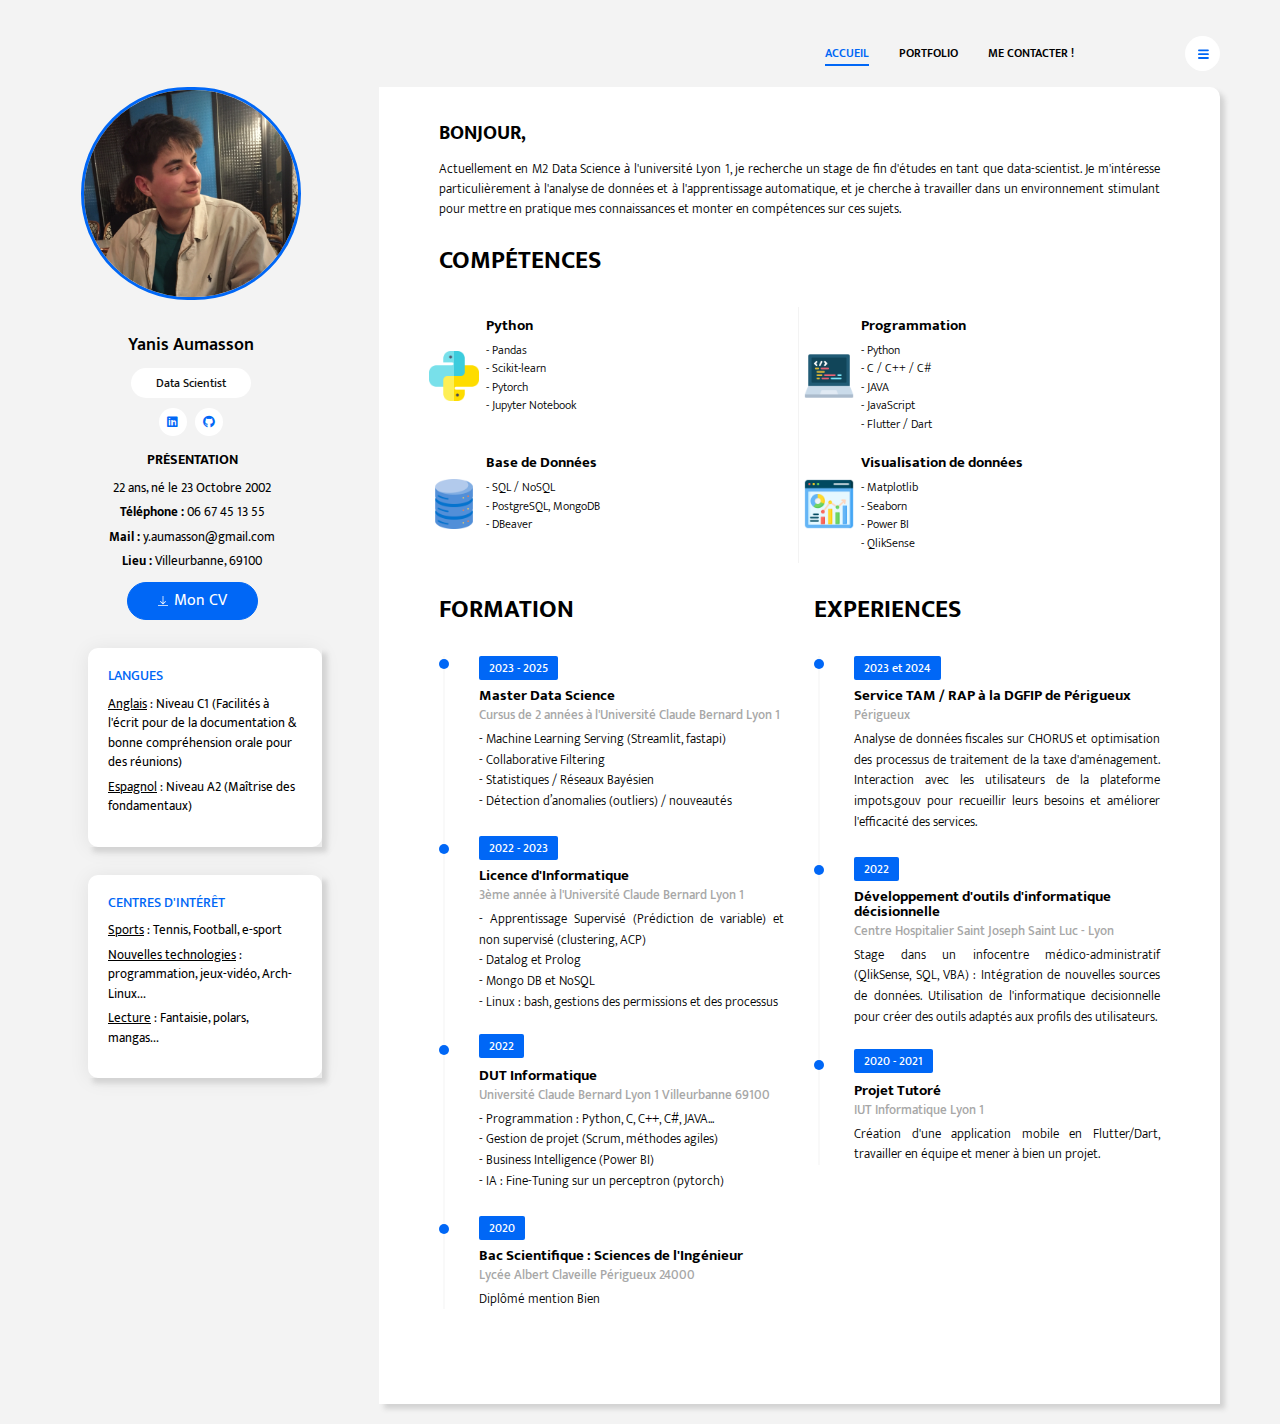
<file: index.html>
<!DOCTYPE html>
<html lang="en">

<head>
    <meta charset="UTF-8">
    <meta name="viewport" content="width=device-width, initial-scale=1.0">
    <meta http-equiv="X-UA-Compatible" content="ie=edge">
    <title>Accueil / Yanis Aumasson</title>
    <link rel="icon" type="image/png" sizes="16x16" href="assets/images/logo.png">

    <link href="https://fonts.googleapis.com/css?family=Mukta:300,400,500,600,700&display=swap" rel="stylesheet">
    <link rel="stylesheet" href="assets/vendors/@fortawesome/fontawesome-free/css/all.min.css">
    <link rel="stylesheet" href="assets/css/live-resume.css">
</head>

<body>
    <header>
        <button class="btn btn-white btn-share ml-auto mr-3 ml-md-0 mr-md-auto" style="visibility: hidden;"><img src="assets/images/share.svg" alt="share" class="btn-img">
            SHARE</button>  
               
        <nav class="collapsible-nav" id="collapsible-nav">
            <a href="index.html" class="nav-link active">Accueil</a>
            
            <a href="portfolio.html" class="nav-link">PORTFOLIO</a>
            <a href="contact.html" class="nav-link">me contacter !</a>
        </nav>
        <button class="btn btn-menu-toggle btn-white rounded-circle" data-toggle="collapsible-nav"
            data-target="collapsible-nav"><img src="assets/images/hamburger.svg" alt="hamburger"></button>
    </header>
    <div class="content-wrapper">
        <aside>
            <div class="profile-img-wrapper">
                <img src="assets/images/IMG_0260 (1).JPG" alt="profile">
            </div>
            <h1 class="profile-name">Yanis Aumasson</h1>
            <div class="text-center">
                <span class="badge badge-white badge-pill profile-designation">Data Scientist</span>
            </div>
            <nav class="social-links">
                <a href="https://www.linkedin.com/in/yanis-aumasson-9a11771b8" class="social-link"><i class="fab fa-linkedin"></i></a>
                <a href="https://github.com/yanis37" class="social-link"><i class="fab fa-github"></i></a>
            </nav>

            <div class="widget" style="text-align: center; margin-right: 25px;">
                <h5 class="widget-title"><strong>Présentation</strong></h5>
                <div class="widget-content">
                    <p>22 ans, né le 23 Octobre 2002</p>
                    <p><strong>Téléphone :</strong> 06 67 45 13 55</p>
                    <p><strong>Mail :</strong>  y.aumasson@gmail.com</p>
                    <p><strong> Lieu : </strong>Villeurbanne, 69100</p>
                    <a target="_blank" rel="noopener noreferrer" href="assets/CV_Yanis_Aumasson.pdf"> <button class="btn btn-download-cv btn-primary rounded-pill"> <img src="assets/images/download.svg" alt="download"
                        class="btn-img">Mon CV </button></a>
                </div>
            </div>

            <div class="test">

            <div class="widget card" >
                <div class="card-body">
                    <div class="widget-content">
                        <h5 class="widget-title card-title">Langues</h5>
                        <p><a style="text-decoration: underline;">Anglais</a> : Niveau C1 (Facilités à
                            l'écrit pour de la documentation &
                            bonne compréhension orale pour
                            des réunions)
                            </p>
                        <p><a style="text-decoration: underline;">Espagnol</a> :  Niveau A2 (Maîtrise des fondamentaux)</p>
                    </div>
                </div>
            </div>
            <div class="widget card">
                <div class="card-body">
                    <div class="widget-content">
                        <h5 class="widget-title card-title">CENTRES D'INTÉRÊT</h5>
                        <p><a style="text-decoration: underline;">Sports</a> : Tennis, Football, e-sport</p>
                        <p><a style="text-decoration: underline;">Nouvelles technologies</a> : programmation, jeux-vidéo, Arch-Linux...</p>
                        <p><a style="text-decoration: underline;">Lecture</a> : Fantaisie, polars, mangas...</p>
                    </div>
                </div>
            </div>
        </div>
        </aside>
        <main>
            <section class="intro-section">
                <h2 class="section-title" style="font-size: 20px;">Bonjour,</h2>
                <p>Actuellement en M2 Data Science à l'université Lyon 1, je recherche un stage de fin d'études en tant que data-scientist. 
                    Je m'intéresse particulièrement à l'analyse de données et à l'apprentissage automatique, 
                    et je cherche à travailler dans un environnement stimulant pour mettre en pratique mes connaissances et monter en compétences sur ces sujets.</p>
            </section>

            <section class="services-section">
                <h2 class="section-title">Compétences</h2>
                <div class="row">
                    <div class="media service-card col-lg-6">
                        <div class="service-icon">
                            <img src="assets/images/python.png" width="50" height="50" viewBox="0 0 50 50">
                        </div>
                        <div class="media-body">
                            <h5 class="service-title">Python</h5>
                            <p class="service-description">- Pandas</p>
                            <p class="service-description">- Scikit-learn</p>
                            <p class="service-description">- Pytorch</p>
                            <p class="service-description">- Jupyter Notebook</p>
                        </div>
                    </div>
                    <div class="media service-card col-lg-6">
                        <div class="service-icon">
                            <img src="assets/images/programming.png" width="50" height="50" viewBox="0 0 50 50">
                        </div>
                        <div class="media-body">
                            <h5 class="service-title">Programmation</h5>
                            <p class="service-description">- Python</p>
                            <p class="service-description">- C / C++ / C#</p>
                            <p class="service-description">- JAVA</p>
                            <p class="service-description">- JavaScript</p>
                            <p class="service-description">- Flutter / Dart</p>
                        </div>
                    </div>
                    <div class="media service-card col-lg-6">
                        <div class="service-icon">
                            <img src="assets/images/database.png" width="50" height="50" viewBox="0 0 50 50">
                        </div>
                        <div class="media-body">
                            <h5 class="service-title">Base de Données</h5>
                            <p class="service-description">- SQL / NoSQL</p>
                            <p class="service-description">- PostgreSQL, MongoDB</p>
                            <p class="service-description">- DBeaver</p>
                        </div>
                    </div>
                    <div class="media service-card col-lg-6">
                        <div class="service-icon">
                            <img src="assets/images/visual-data.png" width="50" height="50" viewBox="0 0 50 50">
                        </div>
                        <div class="media-body">
                            <h5 class="service-title">Visualisation de données</h5>
                            <p class="service-description">- Matplotlib</p>
                            <p class="service-description">- Seaborn</p>
                            <p class="service-description">- Power BI</p>
                            <p class="service-description">- QlikSense</p>
                        </div>
                    </div>
                </div>
            </section>


            <section class="resume-section">
                <div class="row">
                    <div class="col-lg-6">
                        <h2 class="section-title">Formation</h2>
                        <ul class="time-line">
                            
                            <li class="time-line-item">
                                <span class="badge badge-primary">2023 - 2025</span>
                                <h6 class="time-line-item-title">Master Data Science</h6>
                                <p class="time-line-item-subtitle">Cursus de 2 années à l'Université Claude Bernard Lyon 1</p>
                                <p class="time-line-item-content">- Machine Learning Serving (Streamlit, fastapi)</p>
                                <p class="time-line-item-content">- Collaborative Filtering</p>
                                <p class="time-line-item-content">- Statistiques / Réseaux Bayésien</p>
                                <p class="time-line-item-content">- Détection d’anomalies (outliers) / nouveautés </p>
                            </li>
                            
                            <li class="time-line-item">
                                <span class="badge badge-primary">2022 - 2023</span>
                                <h6 class="time-line-item-title">Licence d'Informatique</h6>
                                <p class="time-line-item-subtitle">3ème année à l'Université Claude Bernard Lyon 1</p>
                                <p class="time-line-item-content">- Apprentissage Supervisé (Prédiction de variable) et non supervisé (clustering, ACP) </p>
                                <p class="time-line-item-content">- Datalog et Prolog</p>
                                <p class="time-line-item-content">- Mongo DB et NoSQL</p>
                                <p class="time-line-item-content">- Linux : bash, gestions des permissions et des processus </p>

                                
                            </li>
                            <li class="time-line-item">
                                <span class="badge badge-primary" style="margin-bottom: 10px; margin-top: -3px;">2022</span>
                                <h6 class="time-line-item-title">DUT Informatique </h6>
                                <p class="time-line-item-subtitle">Université Claude Bernard Lyon 1 Villeurbanne 69100</p>
                                <p class="time-line-item-content">- Programmation : Python, C, C++, C#, JAVA...</p>
                                <p class="time-line-item-content">- Gestion de projet (Scrum, méthodes agiles)</p>
                                <p class="time-line-item-content">- Business Intelligence (Power BI)</p>
                                <p class="time-line-item-content">- IA : Fine-Tuning sur un perceptron (pytorch)</p>
                                <!-- <p class="time-line-item-content" style="visibility: hidden;">Université Claude Bernard Lyon 1 Villeurbanne 69100</p> -->
                            </li>
                            <li class="time-line-item">
                                <span class="badge badge-primary">2020</span>
                                <h6 class="time-line-item-title">Bac Scientifique : Sciences de l'Ingénieur </h6>
                                <p class="time-line-item-subtitle">Lycée Albert Claveille Périgueux 24000
                                </p>
                                <p class="time-line-item-content">Diplômé mention Bien
                                </p>
                            </li>
                        </ul>
                    </div>
                    <div class="col-lg-6">
                        <h2 class="section-title">Experiences</h2>
                        
                        <ul class="time-line">

                            <li class="time-line-item">
                                <span class="badge badge-primary">2023 et 2024</span>
                                <h6 class="time-line-item-title">Service TAM / RAP à la DGFIP de Périgueux</h6>
                                <p class="time-line-item-subtitle">Périgueux</p>
                                <p class="time-line-item-content">Analyse de données fiscales sur CHORUS et optimisation des processus de 
                                    traitement de la taxe d'aménagement. Interaction avec les utilisateurs de la plateforme impots.gouv pour recueillir 
                                    leurs besoins et améliorer l'efficacité des services. </p>
                            </li>

                            <li class="time-line-item">
                                <span class="badge badge-primary">2022</span>
                                <h6 class="time-line-item-title">Développement d'outils d'informatique décisionnelle</h6>
                                <p class="time-line-item-subtitle">Centre Hospitalier Saint Joseph Saint Luc - Lyon</p>
                                <p class="time-line-item-content">Stage dans un infocentre médico-administratif (QlikSense, SQL, VBA) : Intégration de nouvelles sources de données. 
                                    Utilisation de l'informatique decisionnelle pour créer des outils adaptés aux profils des utilisateurs. 
                                </p>
                            </li>

                            

                            <li class="time-line-item">
                                <span class="badge badge-primary" style="margin-bottom: 10px; margin-top: -3px;">2020 - 2021</span>
                                <h6 class="time-line-item-title">Projet Tutoré</h6>
                                <p class="time-line-item-subtitle">IUT Informatique Lyon 1</p>
                                <p class="time-line-item-content">Création d'une application mobile en Flutter/Dart, travailler en
                                    équipe et mener à bien un projet.</p>
                            </li>
                            
                            
                        </ul>
                    </div>
                </div>
            </section>
            
            

            
        </main>
    </div>
    <script src="assets/vendors/jquery/dist/jquery.min.js"></script>
    <script src="assets/vendors/@popperjs/core/dist/umd/popper-base.min.js"></script>
    <script src="assets/vendors/bootstrap/dist/js/bootstrap.min.js"></script>
    <script src="assets/js/live-resume.js"></script>
</body>

</html>
</file>
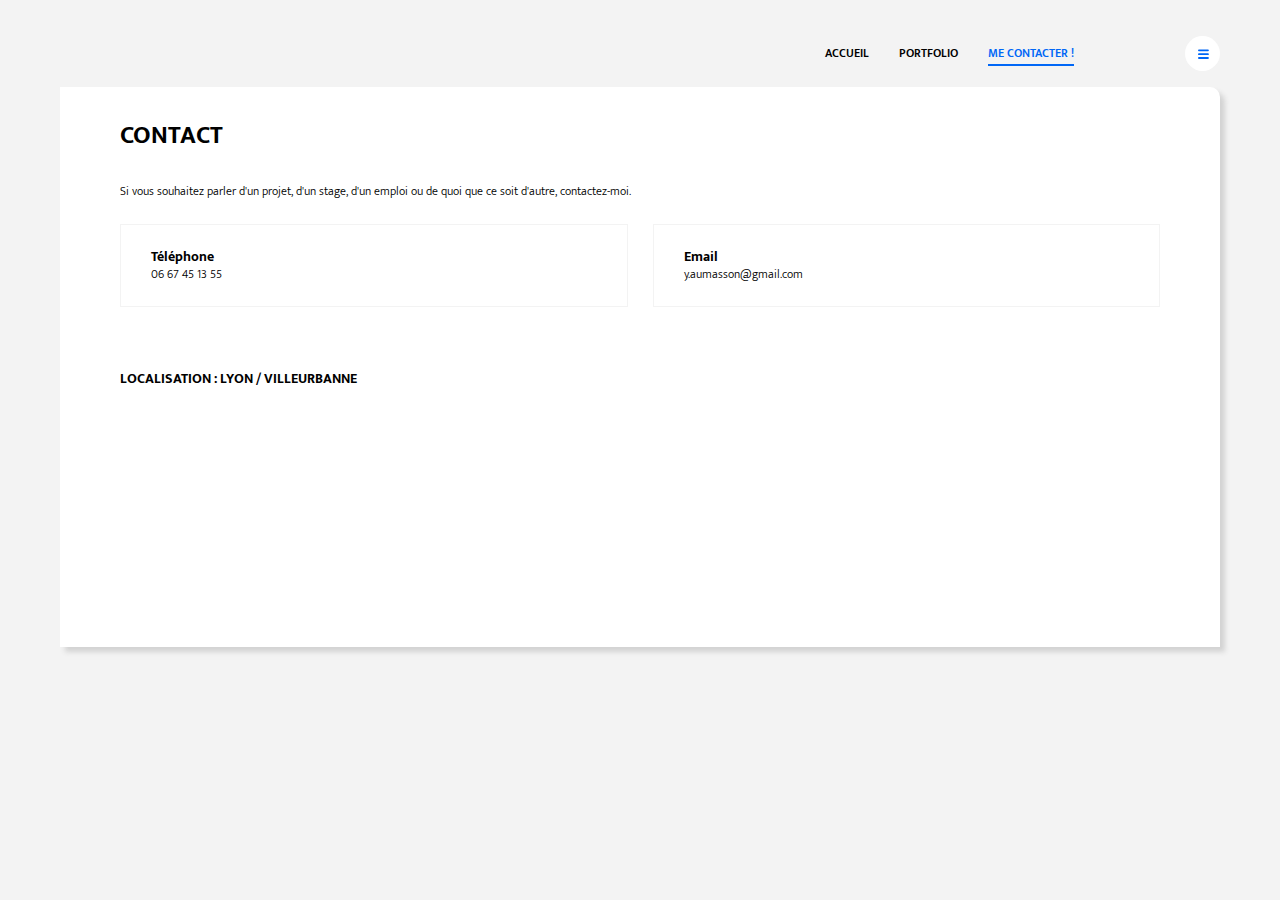
<file: contact.html>
<!DOCTYPE html>
<html lang="en">

<head>
    <meta charset="UTF-8">
    <meta name="viewport" content="width=device-width, initial-scale=1.0">
    <meta http-equiv="X-UA-Compatible" content="ie=edge">
    <title>Contact / Yanis Aumasson</title>
    <link rel="icon" type="image/png" sizes="16x16" href="assets/images/logo.png">
    <link href="https://fonts.googleapis.com/css?family=Mukta:300,400,500,600,700&display=swap" rel="stylesheet">
    <link rel="stylesheet" href="assets/vendors/@fortawesome/fontawesome-free/css/all.min.css">
    <link rel="stylesheet" href="assets/css/live-resume.css">
</head>

<body>
    <header>
        <button style="visibility: hidden;" class="btn btn-white btn-share ml-auto mr-3 ml-md-0 mr-md-auto"><img src="assets/images/share.svg" alt="share" class="btn-img">
            SHARE</button>
        <nav class="collapsible-nav" id="collapsible-nav">
            <a href="index.html" class="nav-link">Accueil</a>
            <a href="portfolio.html" class="nav-link">PORTFOLIO</a>
            <a href="contact.html" class="nav-link active">Me Contacter ! </a>
        </nav>
        <button class="btn btn-menu-toggle btn-white rounded-circle" data-toggle="collapsible-nav"
            data-target="collapsible-nav"><img src="assets/images/hamburger.svg" alt="hamburger"></button>
    </header>
    
        <main>
            <section class="contact-section">
                <h2 class="section-title">Contact</h2>
                <p class="mb-4">Si vous souhaitez parler d'un projet, d'un stage, d'un emploi ou de quoi que ce soit d'autre, contactez-moi.</p>
                
                <div class="contact-cards-wrapper">
                    <div class="contact-card">
                        <h6 class="contact-card-title">Téléphone </h6>
                        <p class="contact-card-content">06 67 45 13 55</p>
                    </div>
                    <div class="contact-card">
                        <h6 class="contact-card-title">Email</h6>
                        <p class="contact-card-content">y.aumasson@gmail.com</p>
                    </div>
                </div>

             

            </section>
            <section class="location-section">
                <h5 class="section-title">Localisation : lyon / Villeurbanne</h5>

                <div class="map-wrapper embed-responsive embed-responsive-16by9">
                    
                    <iframe src="https://www.google.com/maps/embed?pb=!1m14!1m12!1m3!1d89091.96819994083!2d4.848440278270615!3d45.748659852722966!2m3!1f0!2f0!3f0!3m2!1i1024!2i768!4f13.1!5e0!3m2!1sfr!2sfr!4v1645372442000!5m2!1sfr!2sfr" width="600" height="450" frameborder="0" style="border:0;" allowfullscreen="" class="embed-responsive-item"></iframe>
                </div>
            </section>
            
        </main>
    </div>
    <script src="assets/vendors/jquery/dist/jquery.min.js"></script>
    <script src="assets/vendors/@popperjs/core/dist/umd/popper-base.min.js"></script>
    <script src="assets/vendors/bootstrap/dist/js/bootstrap.min.js"></script>
    <script src="assets/vendors/entry/jq.entry.min.js"></script>
    <script src="assets/js/live-resume.js"></script>
</body>

</html>
</file>
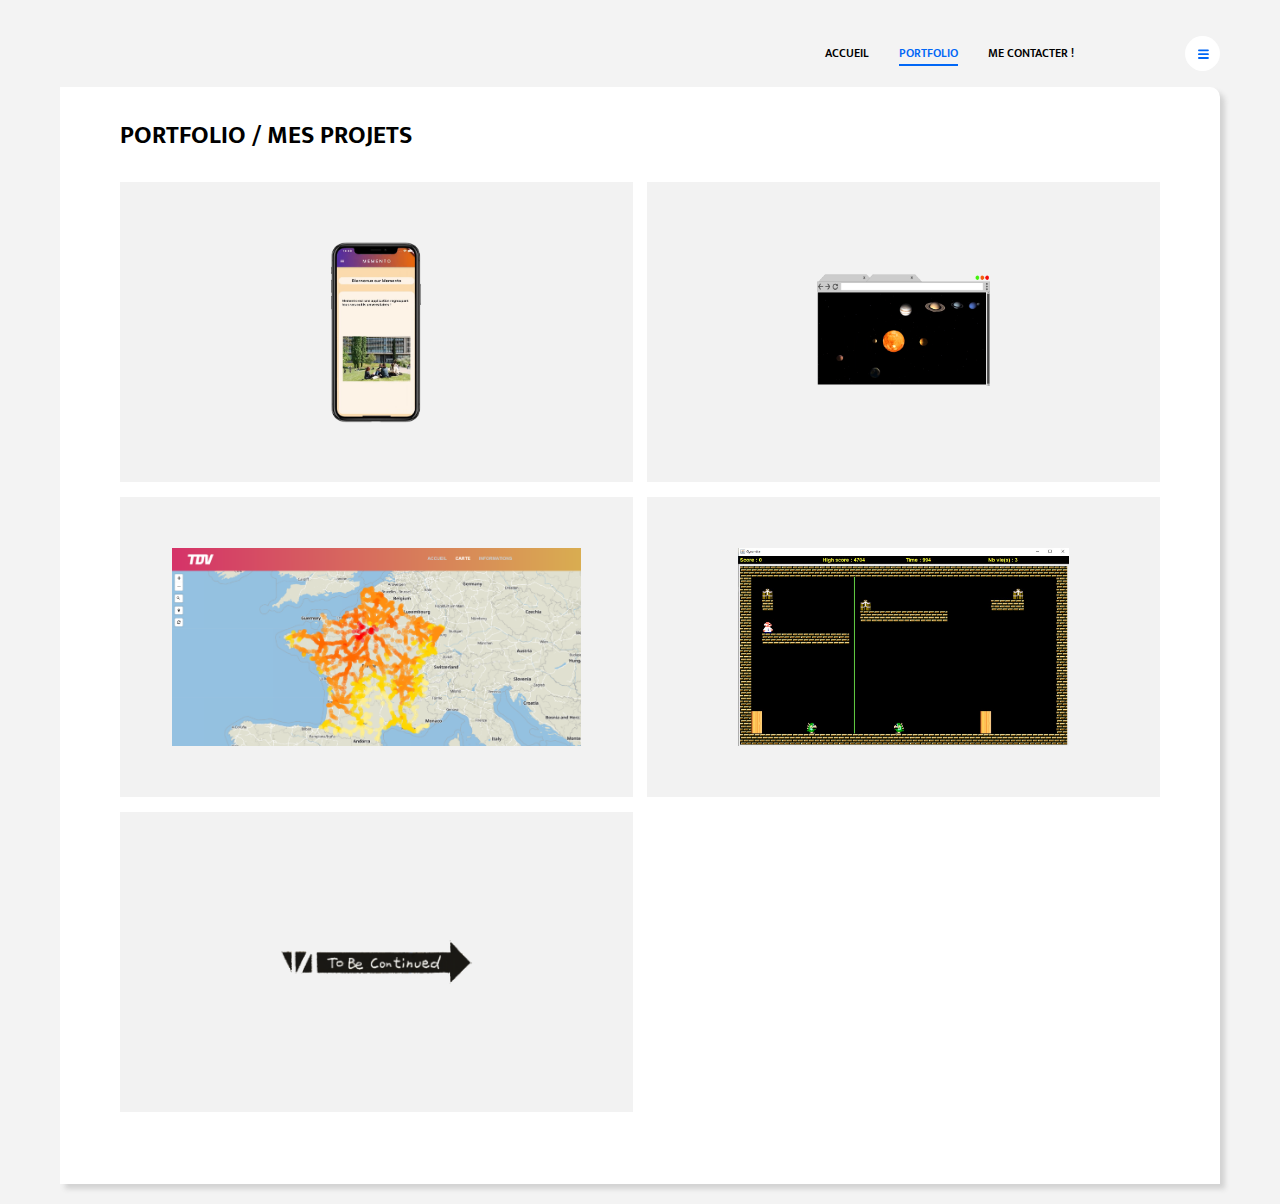
<file: portfolio.html>
<!DOCTYPE html>
<html lang="en">

<head>
    <meta charset="UTF-8">
    <meta name="viewport" content="width=device-width, initial-scale=1.0">
    <meta http-equiv="X-UA-Compatible" content="ie=edge">
    <title>Portfolio / Yanis Aumasson</title>
    <link rel="icon" type="image/png" sizes="16x16" href="assets/images/logo.png">
    <link href="https://fonts.googleapis.com/css?family=Mukta:300,400,500,600,700&display=swap" rel="stylesheet">
    <link rel="stylesheet" href="assets/vendors/@fortawesome/fontawesome-free/css/all.min.css">
    <link rel="stylesheet" href="assets/css/live-resume.css">
</head>

<body>
    <header>
        <button style="visibility: hidden;" class="btn btn-white btn-share ml-auto mr-3 ml-md-0 mr-md-auto"><img src="assets/images/share.svg" alt="share" class="btn-img">
            SHARE</button>
        <nav class="collapsible-nav" id="collapsible-nav">
            <a href="index.html" class="nav-link">Accueil</a>
            <a href="portfolio.html" class="nav-link active">PORTFOLIO</a>
            <a href="contact.html" class="nav-link">me contacter !</a>
        </nav>
        <button class="btn btn-menu-toggle btn-white rounded-circle" data-toggle="collapsible-nav"
            data-target="collapsible-nav"><img src="assets/images/hamburger.svg" alt="hamburger"></button>
    </header>
    
        <main>
            <section class="portfolio-section">
                <h2 class="section-title">PORTFOLIO / Mes Projets</h2>
                
                <div class="portfolio-wrapper">
                    <figure class="portfolio-item hover-box">
                        <img src="assets/images/memento.png" alt="project" class="portfolio-item-img">
                        <figcaption itemprop="caption description" class="portfolio-item-details overlay">
                            <h5 class="portfolio-item-title">Memento</h5>                            <br>
                            <p class="portfolio-item-description">Application mobile en Flutter / Dart réunissant une multitude d'outils pour les étudiant de l'université Lyon1.<br><br>
                                <a style="font-size: 20px;" href="https://www.youtube.com/watch?v=HBFM1mHDpOo">Voir plus</a>
                            </p>
                        </figcaption>
                    </figure>
                    <figure class="portfolio-item hover-box">
                        <img src="assets/images/solarsytem.png" widht="500px" height="500px" alt="project" class="portfolio-item-img">
                        <figcaption class="portfolio-item-details overlay">
                            <h5 class="portfolio-item-title">Système Solaire</h5>                            <br>
                            <p class="portfolio-item-description">Représentation simplifié du système solaire en JavaScript avec Three.js<br><br>
                            <a style="font-size: 20px;" href="https://yanis37.github.io/solarSystem">Voir plus</a></p>
                        </figcaption>
                    </figure>
                    <figure class="portfolio-item hover-box">
                        <img src="assets/images/tdv.png" alt="project" class="portfolio-item-img">
                        <figcaption class="portfolio-item-details overlay">
                            <h5 class="portfolio-item-title">Train de vie</h5>                            <br>
                            <p class="portfolio-item-description">Carte de chaleur qui indique en fonction d'une gare de départ et d'un temps donné, toutes les autres gares accessibles
                                en train dans le temps imparti.
                            </p><br>
                            <a style="font-size: 20px;" href="https://github.com/yanis37/train-de-vie">Github</a></p>
                        </figcaption>
                    </figure>
                    <figure class="portfolio-item hover-box">
                        <img src="assets/images/gyromite.jpg" alt="project" class="portfolio-item-img">
                        <figcaption class="portfolio-item-details overlay">
                            <h5 class="portfolio-item-title">Gyromite</h5>
                            <p class="portfolio-item-description">Jeu programmé en JAVA qui reprend le design et le concept du célèbre jeu du même nom sorti dans les années 80.</p>
                            <br>
                            <a style="font-size: 20px;" href="https://github.com/yanis37/gyromite">Github</a></p>
                        </figcaption>
                    </figure>

                    <figure class="portfolio-item hover-box">
                        <img src="assets/images/tobecontinued.png" alt="project" class="portfolio-item-img">
                        <figcaption class="portfolio-item-details overlay">
                            <h5 class="portfolio-item-title">A suivre... </h5>                            <br>
                        </figcaption>
                    </figure>
                    <!-- <figure style="visibility: hidden;" class="portfolio-item hover-box">
                        <img src="assets/images/tobecontinued.png" alt="project" class="portfolio-item-img">
                        <figcaption class="portfolio-item-details overlay">
                            <h5 class="portfolio-item-title">PROJECT 05</h5>                            <br>
                            <p class="portfolio-item-description">Branding, Photography</p>
                        </figcaption>
                    </figure>
                    <figure style="visibility: hidden;" class="portfolio-item hover-box">                            <br>
                        <img src="assets/images/tobecontinued.png" alt="project" class="portfolio-item-img">
                        <figcaption class="portfolio-item-details overlay">
                            <h5 class="portfolio-item-title">A suivre...</h5>
                        </figcaption>
                    </figure>
                </div> -->

            </section>
        </main>
    </div>
    <script src="assets/vendors/jquery/dist/jquery.min.js"></script>
    <script src="assets/vendors/@popperjs/core/dist/umd/popper-base.min.js"></script>
    <script src="assets/vendors/bootstrap/dist/js/bootstrap.min.js"></script>
    <script src="assets/vendors/entry/jq.entry.min.js"></script>
    <script src="assets/js/live-resume.js"></script>
</body>

</html>
</file>
